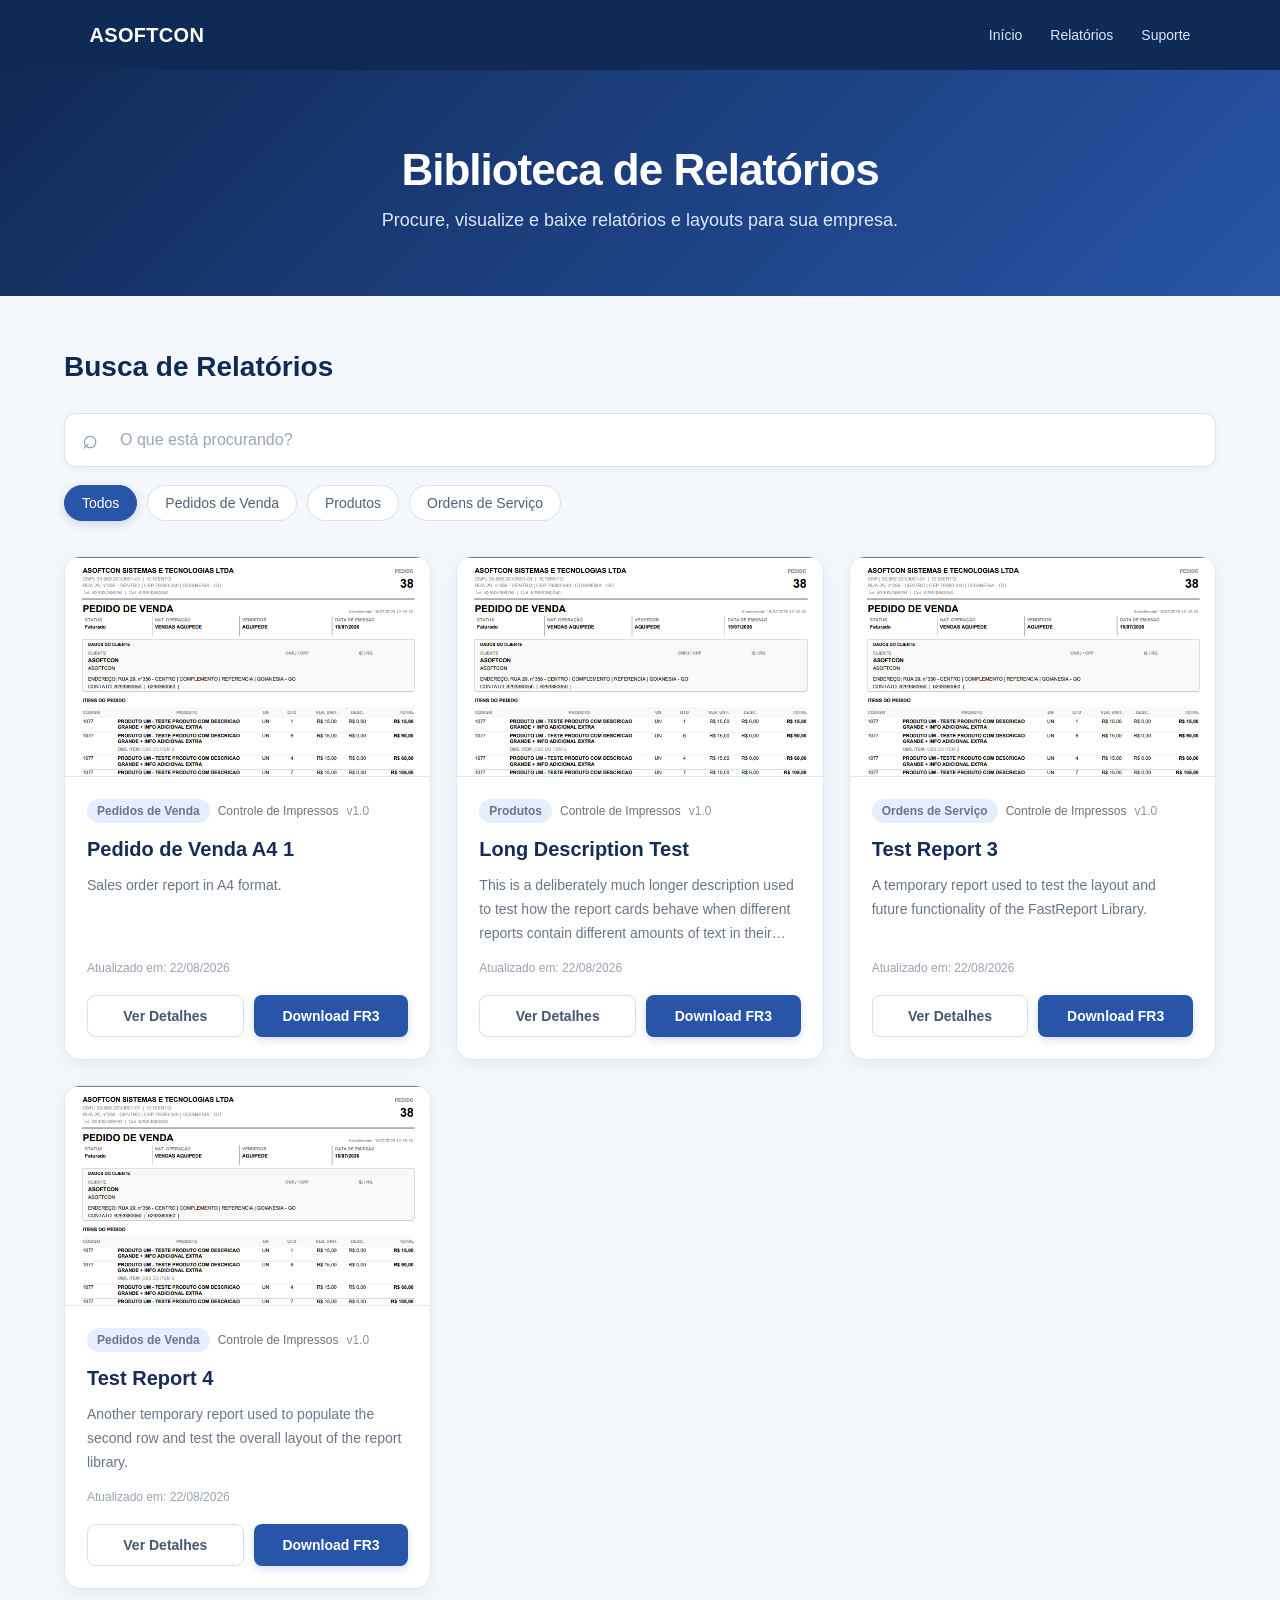
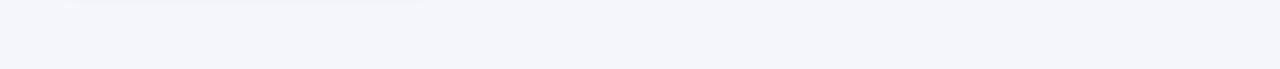
<file: index.html>
<!DOCTYPE html>
<html lang="en">

<head>

    <meta charset="UTF-8">

    <meta
        name="viewport"
        content="width=device-width, initial-scale=1.0"
    >

    <title>Asoftcon Relatórios</title>

    <link
        rel="stylesheet"
        href="style.css"
    >

</head>


<body>


    <!-- HEADER -->

    <header>

        <div class="logo">

            <a href="index.html">
                ASOFTCON
            </a>

        </div>


        <nav>

            <a href="index.html">
                Início
            </a>

            <a href="#reports">
                Relatórios
            </a>

            <a href="support.html">
                Suporte
            </a>

        </nav>

    </header>


    <!-- HERO -->

    <section class="hero">

        <h1>
            Biblioteca de Relatórios
        </h1>

        <p>
            Procure, visualize e baixe relatórios e layouts para sua empresa.
        </p>

    </section>


    <!-- REPORTS -->

    <main
        class="container"
        id="reports"
    >

        <h2 class="section-title">
            Busca de Relatórios
        </h2>


        <!-- SEARCH -->

        <div class="search-container">

            <input
                type="text"
                id="search-input"
                placeholder="O que está procurando?"
            >

        </div>


        <!-- CATEGORY FILTERS -->

        <div
            class="category-filters"
            id="category-filters"
        >
        </div>


        <!-- REPORT CARDS -->

        <div
            class="report-grid"
            id="report-grid"
        >
        </div>


        <!-- NO RESULTS -->

        <div
            class="no-results"
            id="no-results"
        >
            Nenhum relatório encontrado.
        </div>


    </main>


    <!-- JAVASCRIPT -->

    <script src="reports.js"></script>

    <script src="script.js"></script>


</body>

</html>
</file>
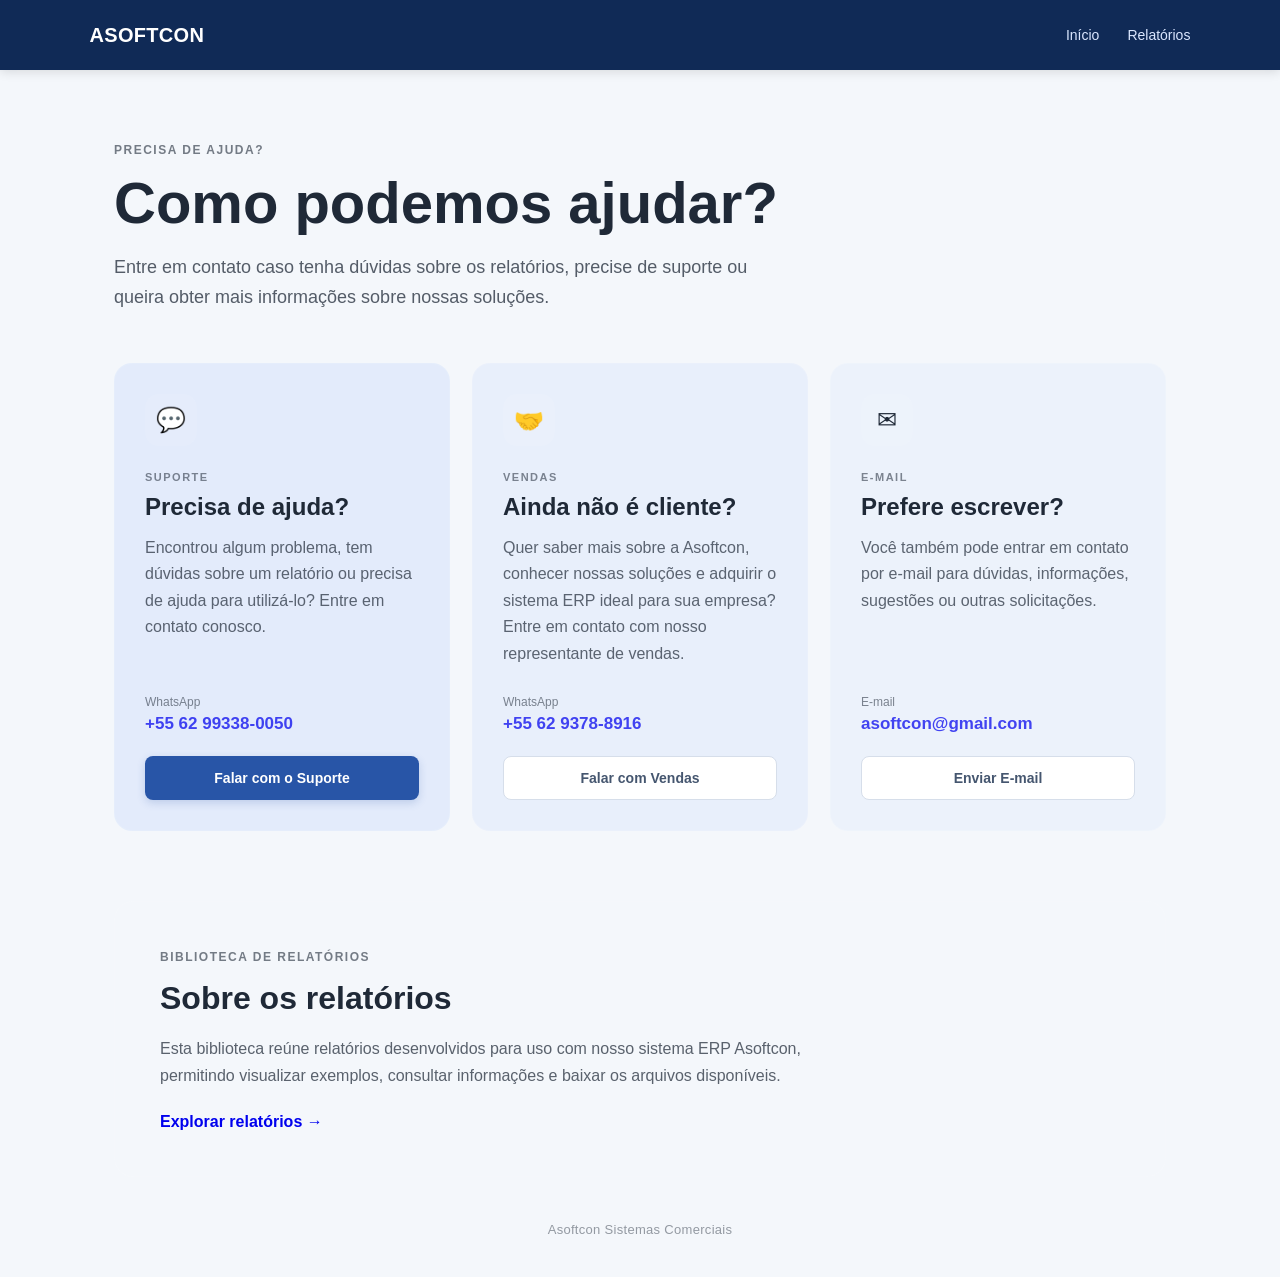
<file: support.html>
<!DOCTYPE html>

<html lang="pt-BR">

<head>

    <meta charset="UTF-8">

    <meta
        name="viewport"
        content="width=device-width, initial-scale=1.0"
    >

    <title>
        Suporte - Biblioteca de Relatórios
    </title>

    <link
        rel="stylesheet"
        href="style.css"
    >

</head>


<body>


    <header class="site-header">

        <a
            href="index.html"
            class="logo"
        >
            ASOFTCON
        </a>


        <nav class="navigation">

            <a href="index.html">
                Início
            </a>

            <a href="index.html">
                Relatórios
            </a>

        </nav>

    </header>


    <main class="support-page">


        <!-- =================================================
             SUPPORT HERO
             ================================================= -->

        <section class="support-hero">

            <div class="support-hero-content">

                <span class="support-label">
                    PRECISA DE AJUDA?
                </span>


                <h1>
                    Como podemos ajudar?
                </h1>


                <p>
                    Entre em contato caso tenha dúvidas sobre os
                    relatórios, precise de suporte ou queira obter
                    mais informações sobre nossas soluções.
                </p>

            </div>

        </section>



        <!-- =================================================
             CONTACT CARDS
             ================================================= -->

        <section class="support-grid">


            <!-- SUPPORT -->

            <div class="support-card support-card-support">

                <div class="support-card-icon">
                    💬
                </div>


                <span class="support-card-label">
                    SUPORTE
                </span>


                <h2>
                    Precisa de ajuda?
                </h2>


                <p>
                    Encontrou algum problema, tem dúvidas sobre
                    um relatório ou precisa de ajuda para utilizá-lo?
                    Entre em contato conosco.
                </p>


                <div class="support-contact">

                    <span>
                        WhatsApp
                    </span>


                    <a
                        href="https://wa.me/5562993380050"
                        target="_blank"
                    >
                        +55 62 99338-0050
                    </a>

                </div>


                <a
                    href="https://wa.me/5562993380050"
                    target="_blank"
                    class="button button-download"
                >
                    Falar com o Suporte
                </a>

            </div>



            <!-- SALES -->

            <div class="support-card support-card-sales">

                <div class="support-card-icon">
                    🤝
                </div>


                <span class="support-card-label">
                    VENDAS
                </span>


                <h2>
                    Ainda não é cliente?
                </h2>


                <p>
                    Quer saber mais sobre a Asoftcon,
                    conhecer nossas soluções e adquirir o sistema ERP
                    ideal para sua empresa? Entre em contato
                    com nosso representante de vendas.
                </p>


                <div class="support-contact">

                    <span>
                        WhatsApp
                    </span>


                    <a
                        href="https://wa.me/5562993788916"
                        target="_blank"
                    >
                        +55 62 9378-8916
                    </a>

                </div>


                <a
                    href="https://wa.me/5562993788916"
                    target="_blank"
                    class="button button-details"
                >
                    Falar com Vendas
                </a>

            </div>



            <!-- EMAIL -->

            <div class="support-card support-card-email">

                <div class="support-card-icon">
                    ✉
                </div>


                <span class="support-card-label">
                    E-MAIL
                </span>


                <h2>
                    Prefere escrever?
                </h2>


                <p>
                    Você também pode entrar em contato por e-mail
                    para dúvidas, informações, sugestões ou outras
                    solicitações.
                </p>


                <div class="support-contact">

                    <span>
                        E-mail
                    </span>


                    <a
                        href="mailto:asoftcon@gmail.com"
                    >
                        asoftcon@gmail.com
                    </a>

                </div>


                <a
                    href="mailto:asoftcon@gmail.com"
                    class="button button-details"
                >
                    Enviar E-mail
                </a>

            </div>


        </section>



        <!-- =================================================
             ABOUT THE LIBRARY
             ================================================= -->

        <section class="support-info">

            <div class="support-info-content">

                <span class="support-label">
                    BIBLIOTECA DE RELATÓRIOS
                </span>


                <h2>
                    Sobre os relatórios
                </h2>


                <p>
                    Esta biblioteca reúne relatórios desenvolvidos
                    para uso com nosso sistema ERP Asoftcon,
                    permitindo visualizar exemplos, consultar
                    informações e baixar os arquivos disponíveis.
                </p>


                <a
                    href="index.html"
                    class="support-reports-link"
                >
                    Explorar relatórios →
                </a>

            </div>

        </section>



        <!-- =================================================
             FOOTER
             ================================================= -->

        <footer class="support-footer">

            Asoftcon Sistemas Comerciais

        </footer>


    </main>


</body>

</html>
</file>
<file: style.css>
/* =========================
   GLOBAL
========================= */

* {
    box-sizing: border-box;
}


html {
    scroll-behavior: smooth;
}


body {
    margin: 0;

    font-family:
        Arial,
        Helvetica,
        sans-serif;

    background: #f4f7fb;

    color: #1f2937;
}


a {
    text-decoration: none;
}


/* =========================
   HEADER
========================= */

header {
    height: 70px;

    display: flex;

    align-items: center;

    justify-content: space-between;

    padding: 0 7%;

    background: #102a56;

    box-shadow:
        0 2px 10px rgba(0, 0, 0, 0.12);
}


.logo {
    color: white;

    font-size: 20px;

    font-weight: bold;

    letter-spacing: 0.3px;
}


.logo a {
    color: white;
}


nav {
    display: flex;

    gap: 28px;
}


nav a {
    color: #dbe7ff;

    font-size: 14px;

    transition: color 0.2s ease;
}


nav a:hover {
    color: white;
}


/* =========================
   HERO
========================= */

.hero {
    padding: 75px 20px 65px;

    text-align: center;

    background:
        linear-gradient(
            135deg,
            #102a56,
            #2855a7
        );

    color: white;
}


.hero h1 {
    margin: 0 0 15px;

    font-size: 44px;

    letter-spacing: -1px;
}


.hero p {
    margin: 0;

    color: #dbe7ff;

    font-size: 18px;
}


/* =========================
   MAIN CONTAINER
========================= */

.container {
    width: min(1180px, 90%);

    margin: 0 auto;

    padding: 55px 0 80px;
}


.section-title {
    margin: 0 0 30px;

    color: #102a56;

    font-size: 28px;
}


/* =========================
   SEARCH
========================= */

.search-container {
    position: relative;

    margin-bottom: 18px;
}


.search-container::before {
    content: "⌕";

    position: absolute;

    left: 18px;

    top: 50%;

    transform: translateY(-52%);

    font-size: 27px;

    color: #8b98aa;

    pointer-events: none;
}


#search-input {
    width: 100%;

    padding:
        17px
        20px
        17px
        55px;

    border: 1px solid #d9e0ea;

    border-radius: 12px;

    background: white;

    color: #1f2937;

    font-size: 16px;

    outline: none;

    box-shadow:
        0 3px 12px rgba(15, 43, 91, 0.04);

    transition:
        border-color 0.2s ease,
        box-shadow 0.2s ease;
}


#search-input::placeholder {
    color: #9aa5b5;
}


#search-input:focus {
    border-color: #2855a7;

    box-shadow:
        0 0 0 4px rgba(40, 85, 167, 0.1);
}


/* =========================
   CATEGORY FILTERS
========================= */

.category-filters {
    display: flex;

    flex-wrap: wrap;

    gap: 10px;

    margin-bottom: 35px;
}


.category-button {
    padding: 9px 17px;

    border: 1px solid #d9e0ea;

    border-radius: 999px;

    background: white;

    color: #526176;

    cursor: pointer;

    font-size: 14px;

    transition:
        all 0.2s ease;
}


.category-button:hover {
    transform: translateY(-1px);

    border-color: #2855a7;

    color: #2855a7;
}


.category-button.active {
    background: #2855a7;

    border-color: #2855a7;

    color: white;

    box-shadow:
        0 3px 8px rgba(40, 85, 167, 0.2);
}


/* =========================
   REPORT GRID
========================= */

.report-grid {
    display: grid;

    grid-template-columns:
        repeat(
            auto-fit,
            minmax(280px, 1fr)
        );

    gap: 25px;
}


/* =========================
   REPORT CARD
========================= */

.report-card {
    display: flex;

    flex-direction: column;

    overflow: hidden;

    background: white;

    border: 1px solid #e1e7f0;

    border-radius: 16px;

    box-shadow:
        0 5px 18px rgba(15, 43, 91, 0.06);

    transition:
        transform 0.2s ease,
        box-shadow 0.2s ease,
        border-color 0.2s ease;
}


.report-card:hover {
    transform: translateY(-5px);

    border-color: #c5d3ea;

    box-shadow:
        0 14px 30px rgba(15, 43, 91, 0.12);
}


/* =========================
   REPORT PREVIEW
========================= */

.report-preview {
    height: 220px;

    display: flex;

    align-items: center;

    justify-content: center;

    overflow: hidden;

    background: #e9eff8;

    border-bottom:
        1px solid #e1e7f0;
}


.report-preview img {
    width: 100%;

    height: 100%;

    object-fit: cover;

    object-position: top;

    transition:
        transform 0.35s ease;
}


.report-card:hover
.report-preview img {
    transform: scale(1.025);
}


/* =========================
   REPORT CONTENT
========================= */

.report-content {
    display: flex;

    flex-direction: column;

    flex: 1;

    padding: 22px;
}


.report-meta {
    display: flex;

    align-items: center;

    gap: 9px;

    margin-bottom: 13px;
}


.category {
    display: inline-flex;

    align-items: center;

    padding: 5px 9px;

    border-radius: 6px;

    background: #eaf1ff;

    color: #2855a7;

    font-size: 11px;

    font-weight: bold;

    letter-spacing: 0.8px;
}


.version {
    color: #8a96a8;

    font-size: 12px;
}


.report-content h3 {
    margin: 0 0 12px;

    color: #152c55;

    font-size: 20px;

    line-height: 1.3;
}


.report-description {
    display: -webkit-box;

    -webkit-line-clamp: 3;

    -webkit-box-orient: vertical;

    overflow: hidden;

    height: 72px;

    margin:
        0
        0
        15px;

    color: #68768a;

    font-size: 14px;

    line-height: 1.7;
}


.report-updated {
    margin-bottom: 20px;

    color: #98a3b3;

    font-size: 12px;
}


/* =========================
   BUTTONS
========================= */

.buttons {
    display: flex;

    gap: 10px;

    margin-top: auto;
}


.button {
    display: inline-flex;

    align-items: center;

    justify-content: center;

    min-height: 42px;

    padding: 10px 16px;

    border-radius: 8px;

    font-size: 14px;

    font-weight: bold;

    cursor: pointer;

    transition:
        transform 0.15s ease,
        box-shadow 0.2s ease,
        background 0.2s ease;
}


.button:hover {
    transform: translateY(-1px);
}


.button-details {
    flex: 1;

    border: 1px solid #d6deea;

    background: white;

    color: #45566f;
}


.button-details:hover {
    background: #f5f8fc;

    border-color: #bac9df;
}


.button-download {
    flex: 1;

    background: #2855a7;

    color: white;

    box-shadow:
        0 3px 8px rgba(40, 85, 167, 0.2);
}


.button-download:hover {
    background: #1f478e;

    box-shadow:
        0 5px 12px rgba(40, 85, 167, 0.28);
}


/* =========================
   NO RESULTS
========================= */

.no-results {
    display: none;

    padding: 60px 20px;

    text-align: center;

    color: #7a8799;

    font-size: 17px;
}


/* =========================
   REPORT DETAILS PAGE
========================= */

.report-page {
    padding-top: 35px;
}


.back-link {
    display: inline-block;

    margin-bottom: 30px;

    color: #2855a7;

    font-weight: bold;
}


.report-header {
    display: grid;

    grid-template-columns:
        minmax(0, 1fr)
        minmax(320px, 1fr);

    gap: 55px;

    align-items: center;

    margin-bottom: 70px;
}


.report-header h1 {
    margin:
        18px
        0
        15px;

    color: #102a56;

    font-size: 42px;

    line-height: 1.15;
}


.report-full-description {
    color: #68768a;

    font-size: 18px;

    line-height: 1.7;
}


.report-header .buttons {
    margin-top: 28px;
}


/* =========================
   REPORT CAROUSEL
========================= */

.report-large-preview {
    overflow: hidden;

    border: 1px solid #e1e7f0;

    border-radius: 16px;

    background: white;

    box-shadow:
        0 10px 30px rgba(15, 43, 91, 0.1);
}


.report-carousel {
    width: 100%;
}


.carousel-image-container {
    position: relative;

    display: flex;

    align-items: center;

    justify-content: center;

    background: #e9eff8;
}


.carousel-image-container img {
    display: block;

    width: 100%;

    height: auto;
}


/* CAROUSEL ARROWS */

.carousel-button {
    position: absolute;

    top: 50%;

    transform: translateY(-50%);

    width: 42px;

    height: 42px;

    border: none;

    border-radius: 50%;

    background: rgba(16, 42, 86, 0.8);

    color: white;

    font-size: 22px;

    cursor: pointer;

    transition:
        background 0.2s ease,
        transform 0.2s ease;
}


.carousel-button:hover {
    background: #2855a7;

    transform:
        translateY(-50%)
        scale(1.08);
}


.carousel-prev {
    left: 15px;
}


.carousel-next {
    right: 15px;
}


/* CAROUSEL INDICATORS */

.carousel-indicators {
    display: flex;

    justify-content: center;

    gap: 8px;

    padding: 14px;
}


.carousel-indicator {
    width: 8px;

    height: 8px;

    padding: 0;

    border: none;

    border-radius: 50%;

    background: #c5cfdd;

    cursor: pointer;

    transition:
        transform 0.2s ease,
        background 0.2s ease;
}


.carousel-indicator:hover {
    transform: scale(1.25);
}


.carousel-indicator.active {
    background: #2855a7;
}


/* =========================
   DETAIL SECTIONS
========================= */

.report-details-grid {
    display: grid;

    grid-template-columns:
        repeat(
            auto-fit,
            minmax(250px, 1fr)
        );

    gap: 25px;

    margin-bottom: 70px;
}


.report-details-section {
    padding: 27px;

    background: white;

    border: 1px solid #e1e7f0;

    border-radius: 14px;

    box-shadow:
        0 5px 18px rgba(15, 43, 91, 0.05);
}


.report-details-section h2 {
    margin-top: 0;

    color: #102a56;

    font-size: 20px;
}


.report-details-section ul {
    margin-bottom: 0;

    padding-left: 20px;

    color: #68768a;

    line-height: 1.9;
}


/* =========================
   RESPONSIVE
========================= */

@media (max-width: 800px) {

    header {
        padding: 0 5%;
    }


    nav {
        gap: 16px;
    }


    .hero {
        padding:
            60px
            20px
            50px;
    }


    .hero h1 {
        font-size: 34px;
    }


    .report-header {
        grid-template-columns: 1fr;

        gap: 35px;
    }


    .report-header h1 {
        font-size: 34px;
    }

}


@media (max-width: 500px) {

    header {
        height: auto;

        flex-direction: column;

        gap: 15px;

        padding:
            18px
            5%;
    }


    .container {
        width: 92%;
    }


    .hero h1 {
        font-size: 30px;
    }


    .buttons {
        flex-direction: column;
    }


    .carousel-button {
        width: 36px;

        height: 36px;

        font-size: 18px;
    }

}

.screen {
    color: #68768a;

    font-size: 12px;
}

/* =====================================================
   REPORT META INFORMATION
   ===================================================== */

.report-meta {
    display: flex;
    align-items: center;
    gap: 8px;
    flex-wrap: wrap;
}


/* Main information: ERP screen */

.screen {
    font-size: 12px;
    font-weight: 700;

    padding: 5px 10px;

    border-radius: 999px;

    background: rgba(79, 140, 255, 0.15);
}


/* Secondary technical information */

.type {
    font-size: 12px;

    opacity: 0.65;
}


/* =====================================================
   STABLE REPORT PREVIEW
   ===================================================== */

.report-large-preview {
    width: 100%;
    min-width: 0;
}


.report-carousel {
    width: 100%;
}


.carousel-image-container {
    width: 100%;
    height: 500px;

    display: flex;
    align-items: center;
    justify-content: center;

    position: relative;

    overflow: hidden;

    border-radius: 12px;
}


/* The important part:
   every image fits inside the same area */

#carousel-image {
    width: 100%;
    height: 100%;

    object-fit: contain;

    cursor: zoom-in;

    display: block;
}


/* =====================================================
   IMAGE MODAL
   ===================================================== */

.image-modal {
    position: fixed;

    inset: 0;

    z-index: 9999;

    display: flex;
    align-items: center;
    justify-content: center;

    padding: 40px;

    background: rgba(0, 0, 0, 0.88);

    cursor: zoom-out;
}


.image-modal img {
    max-width: 100%;
    max-height: 100%;

    object-fit: contain;

    cursor: default;
}


.image-modal-close {
    position: fixed;

    top: 20px;
    right: 25px;

    width: 45px;
    height: 45px;

    border: none;
    border-radius: 50%;

    font-size: 30px;
    line-height: 1;

    cursor: pointer;
}


/* =====================================================
   MOBILE
   ===================================================== */

@media (max-width: 768px) {

    .carousel-image-container {
        height: 350px;
    }


    .image-modal {
        padding: 20px;
    }

}

/* =====================================================
   SUPPORT PAGE
   ===================================================== */

.support-page {
    max-width: 1100px;

    margin: 0 auto;

    padding: 70px 24px 30px;
}


/* =====================================================
   SUPPORT HERO
   ===================================================== */

.support-hero {
    margin-bottom: 50px;
}


.support-hero-content {
    max-width: 720px;
}


.support-label {
    display: inline-block;

    margin-bottom: 16px;

    font-size: 12px;
    font-weight: 700;

    letter-spacing: 1.5px;

    opacity: 0.6;
}


.support-hero h1 {
    margin: 0 0 18px;

    font-size: clamp(
        36px,
        5vw,
        58px
    );

    line-height: 1.05;
}


.support-hero p {
    max-width: 650px;

    margin: 0;

    font-size: 18px;
    line-height: 1.7;

    opacity: 0.75;
}


/* =====================================================
   CONTACT CARDS
   ===================================================== */

.support-grid {
    display: grid;

    grid-template-columns:
        repeat(
            3,
            minmax(0, 1fr)
        );

    gap: 22px;

    margin-bottom: 70px;
}


.support-card {
    display: flex;
    flex-direction: column;

    min-height: 390px;

    padding: 30px;

    box-sizing: border-box;

    border-radius: 18px;

    border:
        1px solid
        rgba(255, 255, 255, 0.08);

    transition:
        transform 0.2s ease,
        border-color 0.2s ease;
}


.support-card:hover {
    transform:
        translateY(-4px);

    border-color:
        rgba(255, 255, 255, 0.18);
}


/* -----------------------------------------------------
   CARD COLORS
   ----------------------------------------------------- */

/* Support - strongest */

.support-card-support {
    background:
        rgba(79, 140, 255, 0.10);
}


/* Sales - slightly lighter */

.support-card-sales {
    background:
        rgba(79, 140, 255, 0.065);
}


/* Email - lightest */

.support-card-email {
    background:
        rgba(79, 140, 255, 0.045);
}


/* =====================================================
   CARD ICON
   ===================================================== */

.support-card-icon {
    width: 52px;
    height: 52px;

    display: flex;
    align-items: center;
    justify-content: center;

    margin-bottom: 25px;

    border-radius: 14px;

    font-size: 24px;

    background:
        rgba(255, 255, 255, 0.07);
}


/* =====================================================
   CARD TEXT
   ===================================================== */

.support-card-label {
    margin-bottom: 10px;

    font-size: 11px;
    font-weight: 700;

    letter-spacing: 1.5px;

    opacity: 0.55;
}


.support-card h2 {
    margin: 0 0 14px;

    font-size: 24px;
}


.support-card p {
    margin: 0 0 28px;

    line-height: 1.65;

    opacity: 0.7;
}


/* =====================================================
   CONTACT INFORMATION
   ===================================================== */

.support-contact {
    margin-top: auto;

    margin-bottom: 22px;
}


.support-contact span {
    display: block;

    margin-bottom: 5px;

    font-size: 12px;

    opacity: 0.55;
}


.support-contact a {
    font-size: 17px;
    font-weight: 600;

    text-decoration: none;

    /* Slightly darker / less bright */

    opacity: 0.72;
}


.support-contact a:hover {
    opacity: 0.9;

    text-decoration: underline;
}


/* =====================================================
   SUPPORT BUTTONS
   ===================================================== */

/*
   All buttons have the same width and therefore
   don't change size depending on their text.
*/

.support-card .button {
    width: 100%;
    min-height: 44px;
    max-height: 44px;
    box-sizing: border-box;
    display: flex;
    align-items: center;
    justify-content: center;
    text-align: center;
    white-space: nowrap;
}


/* =====================================================
   ABOUT / LIBRARY INFORMATION
   ===================================================== */

.support-info {
    padding: 45px;

    border-radius: 20px;

    border:
        1px solid
        rgba(255, 255, 255, 0.08);

    background:
        rgba(255, 255, 255, 0.025);
}


.support-info-content {
    max-width: 700px;
}


.support-info h2 {
    margin:
        0
        0
        18px;

    font-size: 32px;
}


.support-info p {
    margin:
        0
        0
        24px;

    line-height: 1.7;

    opacity: 0.72;
}


.support-reports-link {
    font-weight: 600;

    text-decoration: none;
}


.support-reports-link:hover {
    text-decoration: underline;
}


/* =====================================================
   FOOTER
   ===================================================== */

.support-footer {
    margin-top: 45px;

    padding-bottom: 10px;

    text-align: center;

    font-size: 13px;

    letter-spacing: 0.3px;

    opacity: 0.45;
}


/* =====================================================
   RESPONSIVE
   ===================================================== */

@media (max-width: 900px) {

    .support-grid {
        grid-template-columns:
            1fr;
    }


    .support-card {
        min-height: auto;
    }

}


@media (max-width: 600px) {

    .support-page {
        padding:
            45px
            18px
            30px;
    }


    .support-hero h1 {
        font-size: 38px;
    }


    .support-info {
        padding: 28px;
    }


    .support-card {
        padding: 25px;
    }

}
</file>
